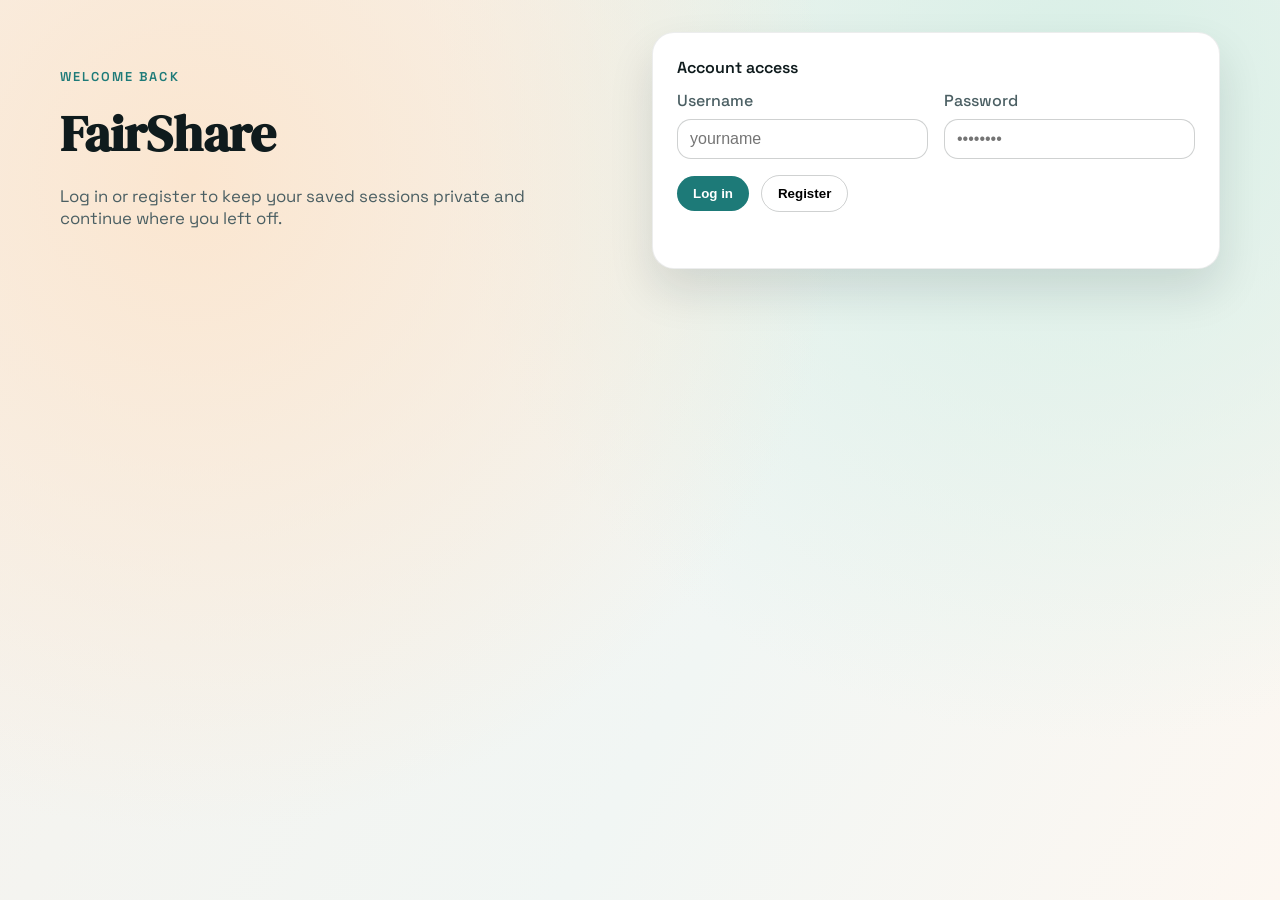
<file: templates/login.html>
<!doctype html>
<html lang="en">
  <head>
    <meta charset="utf-8" />
    <meta name="viewport" content="width=device-width, initial-scale=1" />
    <title>FairShare Login</title>
    <link rel="preconnect" href="https://fonts.googleapis.com" />
    <link rel="preconnect" href="https://fonts.gstatic.com" crossorigin />
    <link
      href="https://fonts.googleapis.com/css2?family=DM+Serif+Display&family=Space+Grotesk:wght@400;500;600&display=swap"
      rel="stylesheet"
    />
    <link rel="stylesheet" href="/static/style.css" />
  </head>
  <body>
    <div class="page">
      <header class="hero login-hero">
        <div>
          <p class="eyebrow">Welcome back</p>
          <h1>FairShare</h1>
          <p class="subhead">
            Log in or register to keep your saved sessions private and continue where you left off.
          </p>
        </div>
        <div class="hero-card">
          <p class="hero-title">Account access</p>
          <div class="form-grid auth-grid">
            <label>
              Username
              <input id="authUsername" type="text" placeholder="yourname" />
            </label>
            <label>
              Password
              <input id="authPassword" type="password" placeholder="••••••••" />
            </label>
          </div>
          <div class="row">
            <button id="loginBtn" class="primary">Log in</button>
            <button id="registerBtn" class="ghost">Register</button>
          </div>
          <div id="authError" class="error"></div>
        </div>
      </header>
    </div>

    <script src="/static/login.js"></script>
  </body>
</html>
</file>
<file: static/style.css>
:root {
  color-scheme: light;
  --ink: #0f1b1d;
  --muted: #4b5f63;
  --surface: #f3f0eb;
  --panel: #ffffff;
  --accent: #ff7a45;
  --accent-dark: #db5c2c;
  --teal: #1d7a78;
  --shadow: 0 22px 45px rgba(15, 27, 29, 0.12);
  --radius: 22px;
}

* {
  box-sizing: border-box;
}

body {
  margin: 0;
  font-family: "Space Grotesk", system-ui, sans-serif;
  color: var(--ink);
  background:
    radial-gradient(circle at 15% 20%, #fbe6d0 0%, transparent 50%),
    radial-gradient(circle at 85% 10%, #d8efe6 0%, transparent 48%),
    linear-gradient(120deg, #f7f2ec 0%, #f1f6f4 60%, #fdf7f1 100%);
  min-height: 100vh;
}

.page {
  max-width: 1200px;
  margin: 0 auto;
  padding: 32px 20px 80px;
}

.hero {
  display: grid;
  grid-template-columns: repeat(auto-fit, minmax(260px, 1fr));
  gap: 24px;
  margin-bottom: 32px;
  align-items: center;
}

.eyebrow {
  text-transform: uppercase;
  letter-spacing: 0.16em;
  font-size: 0.8rem;
  color: var(--teal);
  font-weight: 600;
}

h1 {
  font-family: "DM Serif Display", serif;
  font-size: clamp(2.6rem, 4vw, 4rem);
  margin: 8px 0 12px;
}

.subhead {
  font-size: 1.05rem;
  color: var(--muted);
  max-width: 520px;
}

.hero-card {
  background: var(--panel);
  border-radius: var(--radius);
  padding: 24px;
  box-shadow: var(--shadow);
  border: 1px solid rgba(15, 27, 29, 0.08);
}

.hero-title {
  font-weight: 600;
  margin: 0 0 12px;
}

.steps {
  margin: 0;
  padding-left: 18px;
  color: var(--muted);
  line-height: 1.6;
}

.grid {
  display: grid;
  gap: 24px;
}

.panel {
  background: var(--panel);
  padding: 24px;
  border-radius: var(--radius);
  box-shadow: var(--shadow);
  border: 1px solid rgba(15, 27, 29, 0.06);
}

h2 {
  margin-top: 0;
  margin-bottom: 18px;
  font-size: 1.4rem;
}

h3 {
  margin: 0 0 12px;
  font-size: 1.05rem;
}

.row {
  display: flex;
  flex-wrap: wrap;
  gap: 12px;
  align-items: center;
}

.form-grid {
  display: grid;
  gap: 16px;
  grid-template-columns: repeat(4, minmax(0, 1fr));
  margin-bottom: 16px;
}

.form-grid.auth-grid {
  grid-template-columns: repeat(auto-fit, minmax(220px, 1fr));
}

@media (max-width: 1024px) {
  .form-grid {
    grid-template-columns: repeat(2, minmax(0, 1fr));
  }
}

@media (max-width: 640px) {
  .form-grid {
    grid-template-columns: 1fr;
  }
}

label.span-full {
  grid-column: 1 / -1;
}

label {
  display: grid;
  gap: 8px;
  font-weight: 500;
  color: var(--muted);
}

input,
select {
  padding: 10px 12px;
  border-radius: 14px;
  border: 1px solid rgba(15, 27, 29, 0.2);
  font-size: 1rem;
  background: #fff;
  color: var(--ink);
}

button {
  border: none;
  padding: 10px 16px;
  border-radius: 999px;
  font-weight: 600;
  cursor: pointer;
  transition: transform 0.2s ease, box-shadow 0.2s ease;
}

button:hover {
  transform: translateY(-1px);
  box-shadow: 0 12px 20px rgba(15, 27, 29, 0.15);
}

.primary {
  background: var(--teal);
  color: white;
}

.accent {
  background: var(--accent);
  color: white;
}

.ghost {
  background: transparent;
  border: 1px solid rgba(15, 27, 29, 0.2);
}

.full-width {
  width: 100%;
  margin-top: 16px;
}

.pill-group {
  display: flex;
  flex-wrap: wrap;
  gap: 8px;
  margin-bottom: 12px;
}

.pill-group.spaced {
  margin-top: 14px;
}

.pill {
  background: var(--surface);
  padding: 6px 12px;
  border-radius: 999px;
  font-size: 0.9rem;
  display: inline-flex;
  gap: 8px;
  align-items: center;
}

.pill button {
  background: transparent;
  padding: 0 4px;
  box-shadow: none;
  font-size: 1rem;
}

.table {
  margin-top: 20px;
}

.table-header,
.table-row {
  display: grid;
  grid-template-columns: 1.3fr 1fr 1fr 0.7fr 0.3fr;
  gap: 8px;
  padding: 10px 0;
  border-bottom: 1px solid rgba(15, 27, 29, 0.08);
}

.table-header {
  font-weight: 600;
  color: var(--muted);
}

.table-body {
  display: grid;
}

.table-row span {
  align-self: center;
}

.error {
  color: #b02a37;
  margin-top: 12px;
  min-height: 20px;
}

.muted {
  color: var(--muted);
  margin-top: 0;
  margin-bottom: 12px;
}

.save-block {
  margin-top: 16px;
  padding-top: 12px;
  border-top: 1px dashed rgba(15, 27, 29, 0.15);
}

.saved-header {
  margin-top: 12px;
  font-weight: 600;
  color: var(--muted);
}

.saved-list {
  display: flex;
  flex-wrap: wrap;
  gap: 8px;
  margin-top: 8px;
}

.saved-chip {
  background: var(--surface);
  padding: 6px 12px;
  border-radius: 999px;
  border: 1px solid rgba(15, 27, 29, 0.1);
  cursor: pointer;
  font-weight: 500;
}

.hint {
  color: var(--muted);
  font-size: 0.9rem;
  margin-bottom: 8px;
  min-height: 18px;
}

button:disabled {
  cursor: not-allowed;
  opacity: 0.6;
  box-shadow: none;
  transform: none;
}

.upload-block {
  margin-top: 24px;
  padding-top: 12px;
  border-top: 1px dashed rgba(15, 27, 29, 0.15);
}

.preview-grid {
  margin-top: 12px;
  display: grid;
  grid-template-columns: repeat(auto-fit, minmax(120px, 1fr));
  gap: 12px;
}

.preview-grid img {
  width: 100%;
  height: 120px;
  object-fit: cover;
  border-radius: 12px;
  border: 1px solid rgba(15, 27, 29, 0.1);
}

.qr-list {
  display: grid;
  gap: 12px;
}

.qr-row {
  display: grid;
  gap: 12px;
  grid-template-columns: minmax(120px, 200px) minmax(200px, 1fr) auto;
  align-items: center;
}

.qr-actions {
  display: flex;
  align-items: center;
  gap: 8px;
}

.qr-preview {
  width: 120px;
  height: 120px;
  border-radius: 12px;
  border: 1px solid rgba(15, 27, 29, 0.1);
  object-fit: cover;
  background: var(--surface);
}

@media (max-width: 720px) {
  .qr-row {
    grid-template-columns: 1fr;
  }
}

.results {
  display: grid;
  gap: 20px;
  grid-template-columns: repeat(auto-fit, minmax(240px, 1fr));
}

pre {
  background: #101a1c;
  color: #f5f2ec;
  padding: 16px;
  border-radius: 16px;
  min-height: 220px;
  white-space: pre-wrap;
}

.settlements {
  display: grid;
  gap: 12px;
}

.settlement-card {
  background: var(--surface);
  padding: 12px 14px;
  border-radius: 16px;
  border: 1px solid rgba(15, 27, 29, 0.08);
}

@media (max-width: 720px) {
  .table-header,
  .table-row {
    grid-template-columns: 1fr;
  }
}
</file>
